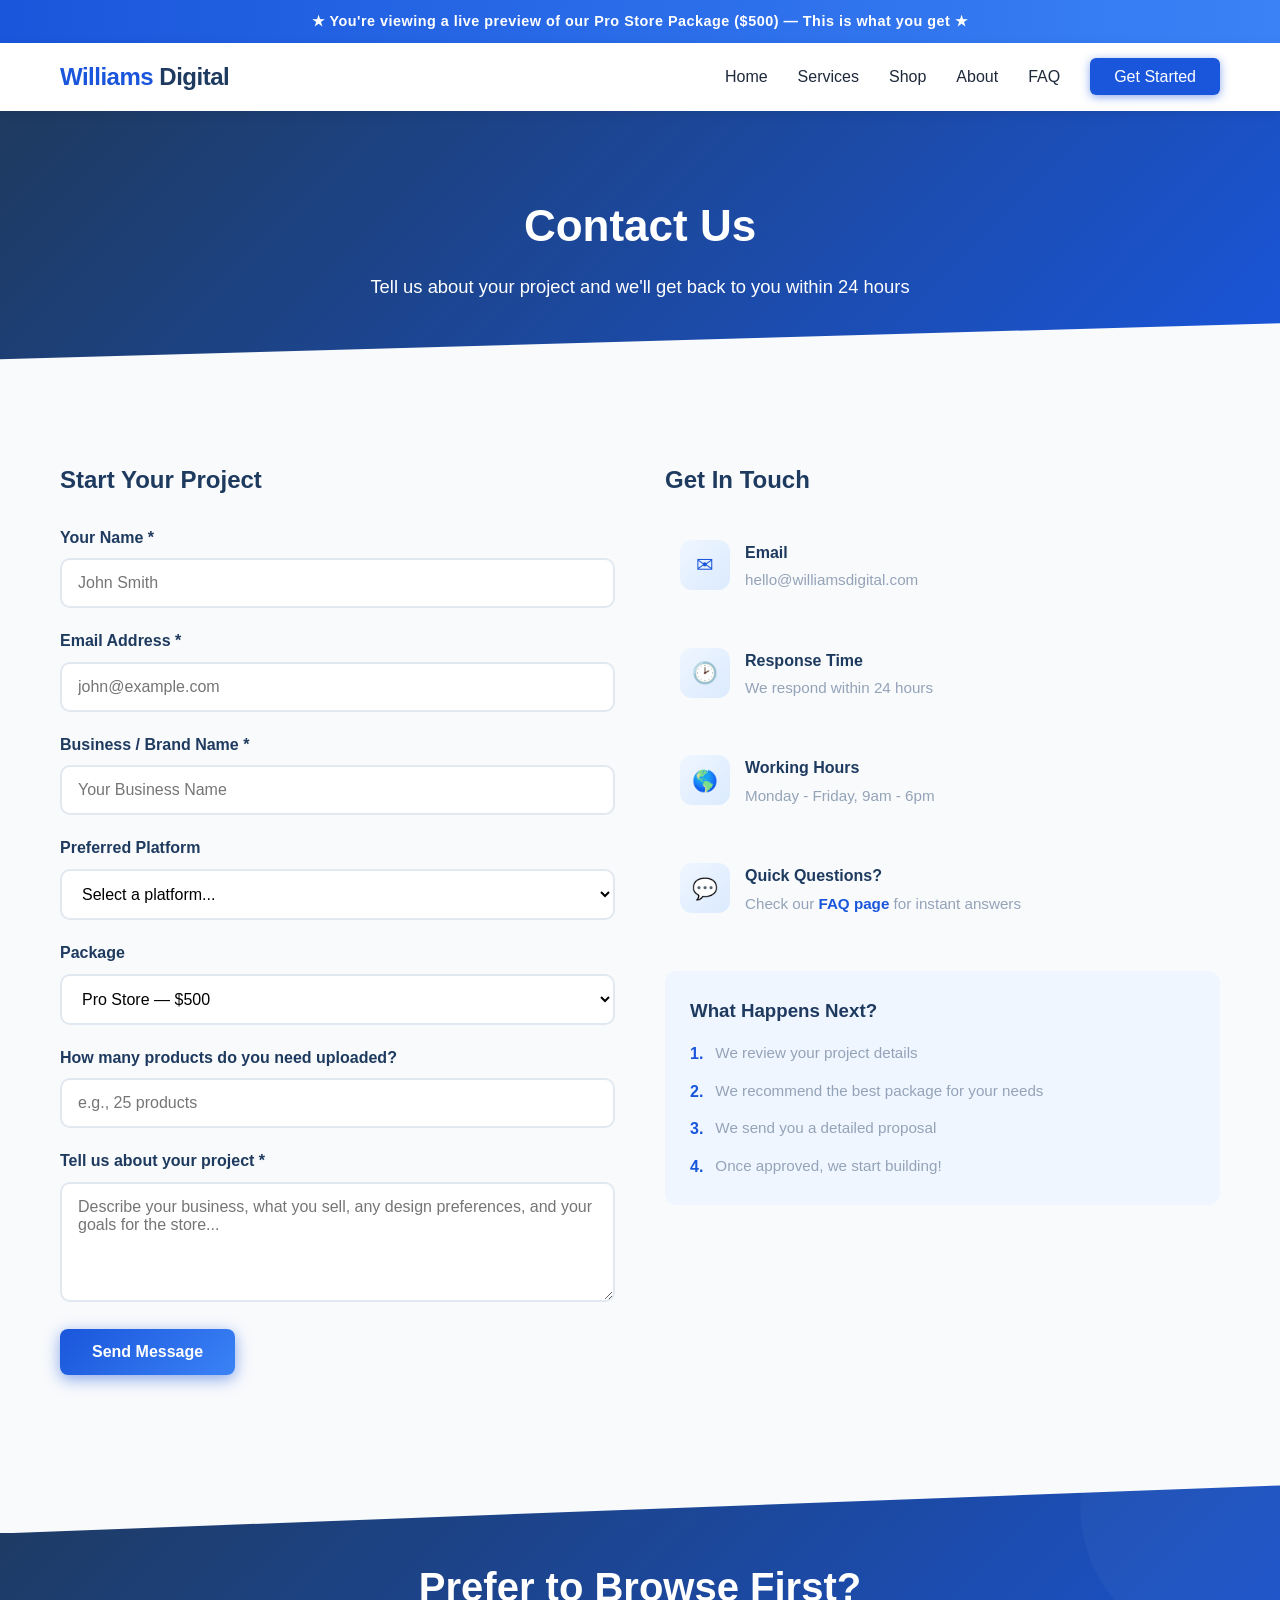
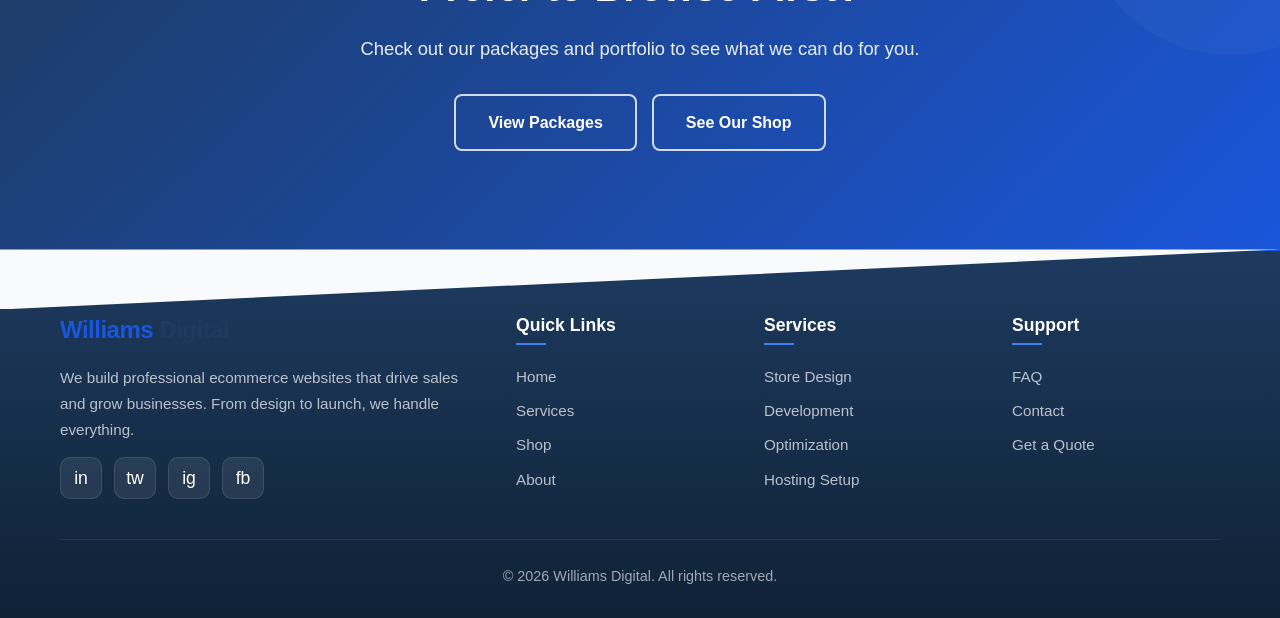
<file: contact.html>
<!DOCTYPE html>
<html lang="en">
<head>
    <meta charset="UTF-8">
    <meta name="viewport" content="width=device-width, initial-scale=1.0">
    <title>Contact Us | Williams Digital</title>
    <meta name="description" content="Get in touch with Williams Digital. Tell us about your ecommerce project and we'll get back to you within 24 hours.">
    <link rel="stylesheet" href="css/styles.css">
</head>
<body>

    <!-- Pro Store Preview Banner -->
    <div style="background: linear-gradient(90deg, var(--primary), var(--accent)); color: white; text-align: center; padding: 10px; font-size: 0.9rem; font-weight: 600; letter-spacing: 0.5px;">
        &#9733; You're viewing a live preview of our <strong>Pro Store Package ($500)</strong> &mdash; This is what you get &#9733;
    </div>

    <!-- Navigation -->
    <nav class="navbar">
        <div class="container">
            <a href="index.html" class="logo">Williams <span>Digital</span></a>
            <ul class="nav-links">
                <li><a href="index.html">Home</a></li>
                <li><a href="services.html">Services</a></li>
                <li><a href="shop.html">Shop</a></li>
                <li><a href="about.html">About</a></li>
                <li><a href="faq.html">FAQ</a></li>
                <li><a href="contact.html" class="nav-cta active">Get Started</a></li>
            </ul>
            <button class="hamburger" aria-label="Toggle menu">
                <span></span>
                <span></span>
                <span></span>
            </button>
        </div>
    </nav>

    <!-- Page Header -->
    <section class="page-header">
        <div class="container">
            <h1>Contact Us</h1>
            <p>Tell us about your project and we'll get back to you within 24 hours</p>
        </div>
    </section>

    <!-- Contact Form -->
    <section class="section">
        <div class="container">
            <div class="contact-grid">
                <div>
                    <h2 style="color: var(--secondary); margin-bottom: 25px;">Start Your Project</h2>
                    <form id="contact-form">
                        <div class="form-group">
                            <label for="name">Your Name *</label>
                            <input type="text" id="name" name="name" required placeholder="John Smith">
                        </div>
                        <div class="form-group">
                            <label for="email">Email Address *</label>
                            <input type="email" id="email" name="email" required placeholder="john@example.com">
                        </div>
                        <div class="form-group">
                            <label for="business">Business / Brand Name *</label>
                            <input type="text" id="business" name="business" required placeholder="Your Business Name">
                        </div>
                        <div class="form-group">
                            <label for="platform">Preferred Platform</label>
                            <select id="platform" name="platform">
                                <option value="">Select a platform...</option>
                                <option value="woocommerce">WooCommerce (WordPress)</option>
                                <option value="shopify">Shopify</option>
                                <option value="no-preference">No preference, recommend one</option>
                            </select>
                        </div>
                        <div class="form-group">
                            <label for="package">Package</label>
                            <select id="package" name="package">
                                <option value="pro" selected>Pro Store — $500</option>
                            </select>
                        </div>
                        <div class="form-group">
                            <label for="products">How many products do you need uploaded?</label>
                            <input type="text" id="products" name="products" placeholder="e.g., 25 products">
                        </div>
                        <div class="form-group">
                            <label for="message">Tell us about your project *</label>
                            <textarea id="message" name="message" required placeholder="Describe your business, what you sell, any design preferences, and your goals for the store..."></textarea>
                        </div>
                        <button type="submit" class="btn btn-primary">Send Message</button>
                    </form>
                </div>
                <div>
                    <h2 style="color: var(--secondary); margin-bottom: 25px;">Get In Touch</h2>

                    <div class="contact-info-item">
                        <div class="contact-icon">&#9993;</div>
                        <div>
                            <h4>Email</h4>
                            <p>hello@williamsdigital.com</p>
                        </div>
                    </div>

                    <div class="contact-info-item">
                        <div class="contact-icon">&#128337;</div>
                        <div>
                            <h4>Response Time</h4>
                            <p>We respond within 24 hours</p>
                        </div>
                    </div>

                    <div class="contact-info-item">
                        <div class="contact-icon">&#127758;</div>
                        <div>
                            <h4>Working Hours</h4>
                            <p>Monday - Friday, 9am - 6pm</p>
                        </div>
                    </div>

                    <div class="contact-info-item">
                        <div class="contact-icon">&#128172;</div>
                        <div>
                            <h4>Quick Questions?</h4>
                            <p>Check our <a href="faq.html" style="color: var(--primary); font-weight: 600;">FAQ page</a> for instant answers</p>
                        </div>
                    </div>

                    <div style="margin-top: 40px; padding: 25px; background: #eff6ff; border-radius: 12px;">
                        <h3 style="color: var(--secondary); margin-bottom: 15px;">What Happens Next?</h3>
                        <div style="display: flex; gap: 12px; margin-bottom: 12px; align-items: flex-start;">
                            <span style="color: var(--primary); font-weight: 700;">1.</span>
                            <p style="color: var(--medium-gray); font-size: 0.95rem;">We review your project details</p>
                        </div>
                        <div style="display: flex; gap: 12px; margin-bottom: 12px; align-items: flex-start;">
                            <span style="color: var(--primary); font-weight: 700;">2.</span>
                            <p style="color: var(--medium-gray); font-size: 0.95rem;">We recommend the best package for your needs</p>
                        </div>
                        <div style="display: flex; gap: 12px; margin-bottom: 12px; align-items: flex-start;">
                            <span style="color: var(--primary); font-weight: 700;">3.</span>
                            <p style="color: var(--medium-gray); font-size: 0.95rem;">We send you a detailed proposal</p>
                        </div>
                        <div style="display: flex; gap: 12px; align-items: flex-start;">
                            <span style="color: var(--primary); font-weight: 700;">4.</span>
                            <p style="color: var(--medium-gray); font-size: 0.95rem;">Once approved, we start building!</p>
                        </div>
                    </div>
                </div>
            </div>
        </div>
    </section>

    <!-- CTA -->
    <section class="cta-section">
        <div class="container">
            <h2>Prefer to Browse First?</h2>
            <p>Check out our packages and portfolio to see what we can do for you.</p>
            <div class="hero-buttons">
                <a href="services.html" class="btn btn-outline">View Packages</a>
                <a href="shop.html" class="btn btn-outline">See Our Shop</a>
            </div>
        </div>
    </section>

    <!-- Footer -->
    <footer class="footer">
        <div class="container">
            <div class="footer-grid">
                <div class="footer-about">
                    <div class="logo">Williams <span>Digital</span></div>
                    <p>We build professional ecommerce websites that drive sales and grow businesses. From design to launch, we handle everything.</p>
                    <div class="social-links">
                        <a href="#" class="social-link">in</a>
                        <a href="#" class="social-link">tw</a>
                        <a href="#" class="social-link">ig</a>
                        <a href="#" class="social-link">fb</a>
                    </div>
                </div>
                <div class="footer-links">
                    <h4>Quick Links</h4>
                    <a href="index.html">Home</a>
                    <a href="services.html">Services</a>
                    <a href="shop.html">Shop</a>
                    <a href="about.html">About</a>
                </div>
                <div class="footer-links">
                    <h4>Services</h4>
                    <a href="services.html">Store Design</a>
                    <a href="services.html">Development</a>
                    <a href="services.html">Optimization</a>
                    <a href="services.html">Hosting Setup</a>
                </div>
                <div class="footer-links">
                    <h4>Support</h4>
                    <a href="faq.html">FAQ</a>
                    <a href="contact.html">Contact</a>
                    <a href="contact.html">Get a Quote</a>
                </div>
            </div>
            <div class="footer-bottom">
                <p>&copy; 2026 Williams Digital. All rights reserved.</p>
            </div>
        </div>
    </footer>

    <script src="js/script.js"></script>
</body>
</html>
</file>
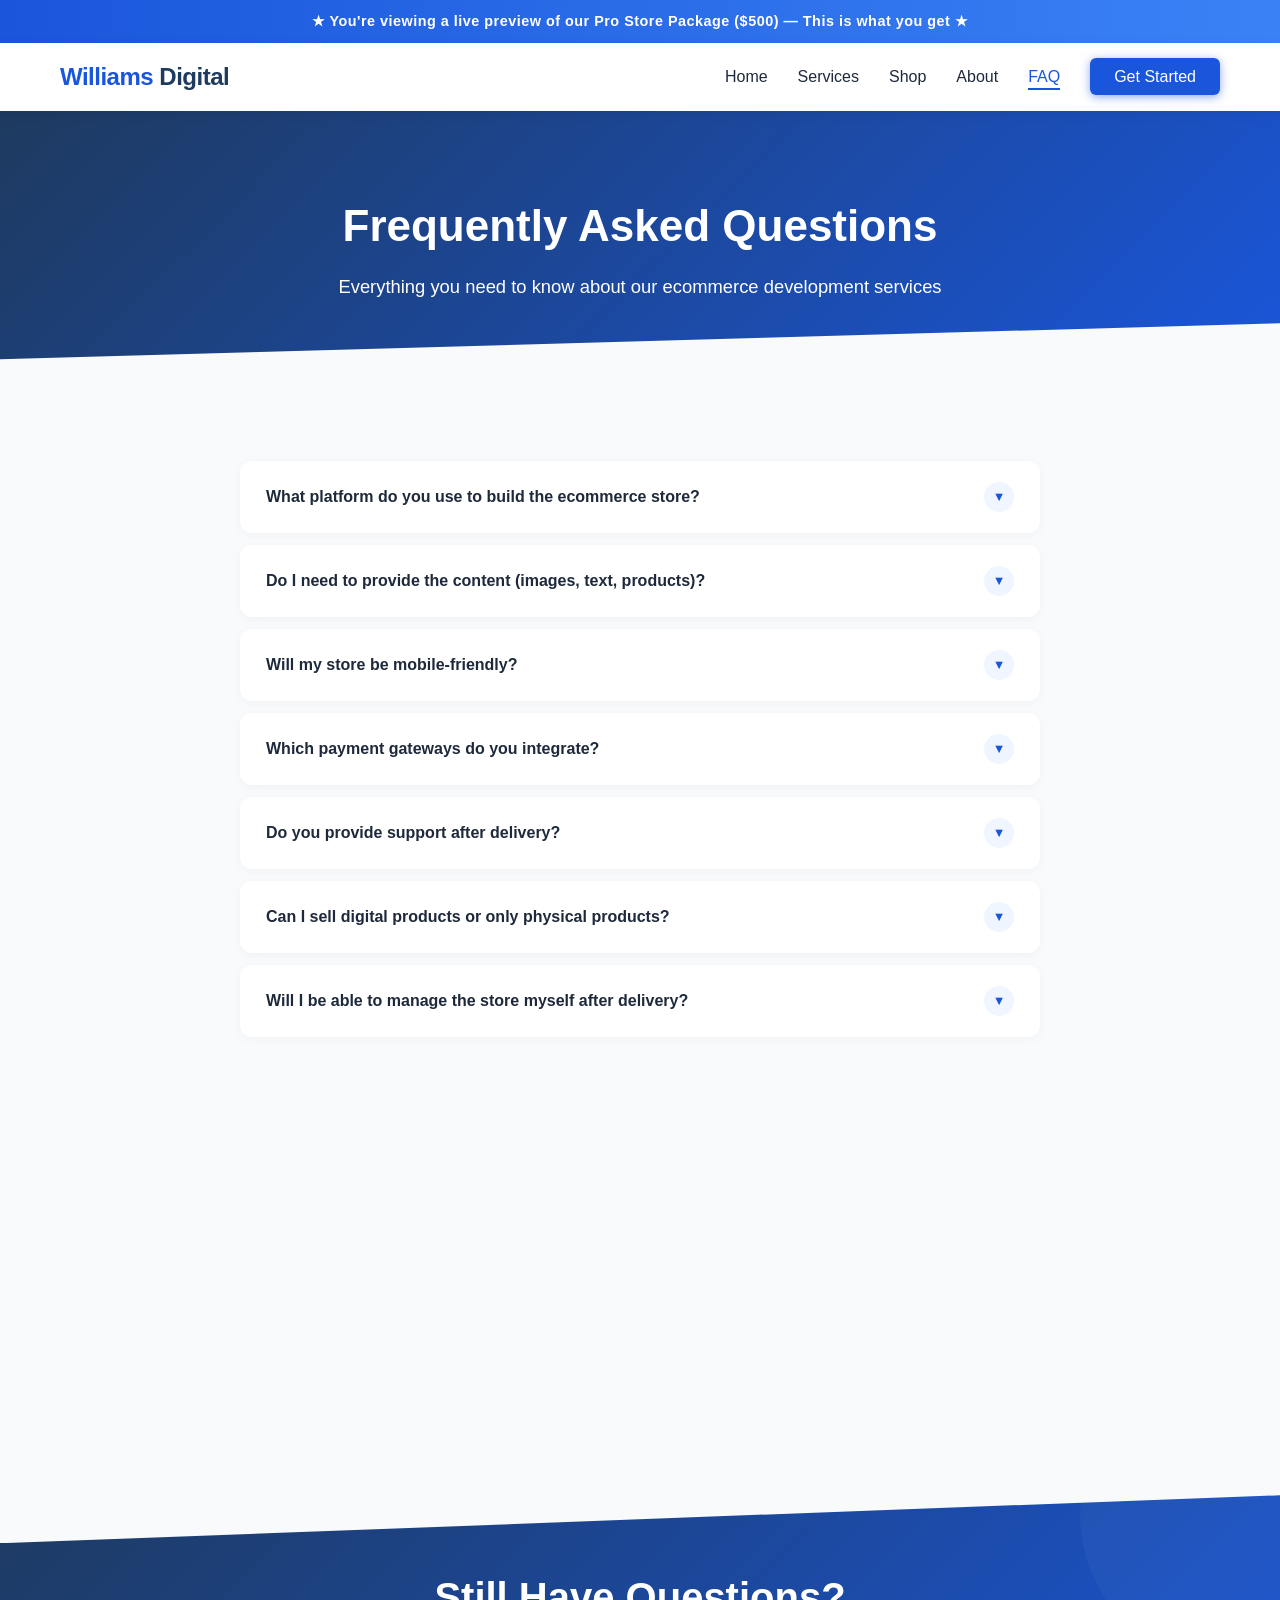
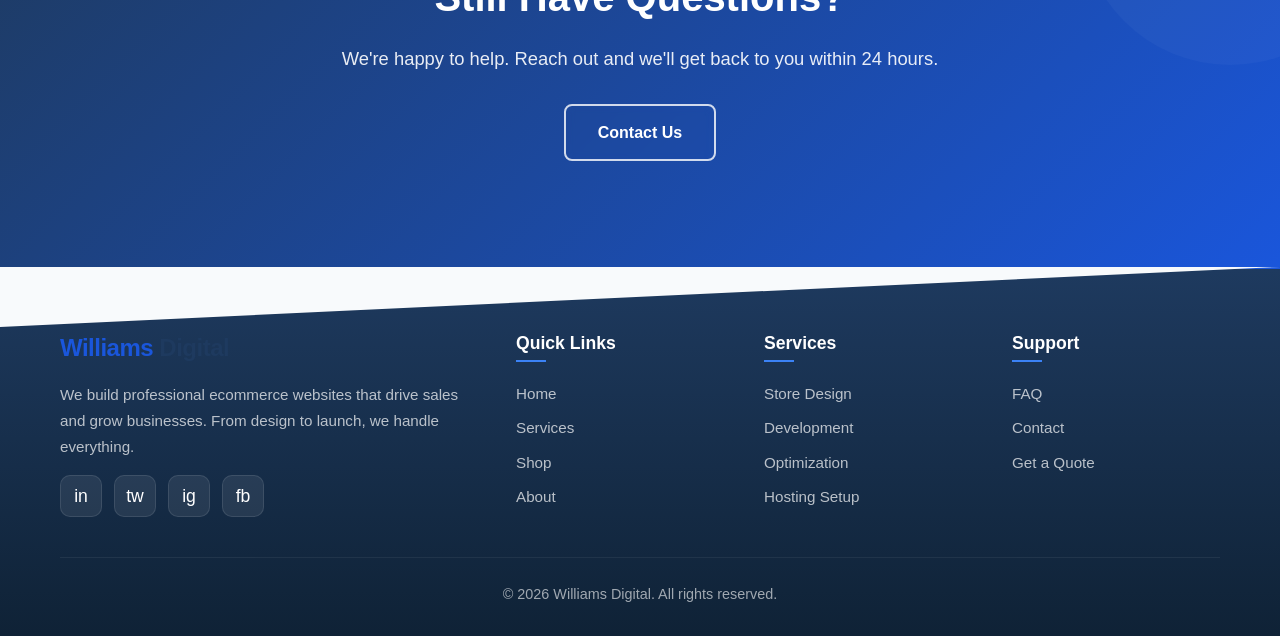
<file: faq.html>
<!DOCTYPE html>
<html lang="en">
<head>
    <meta charset="UTF-8">
    <meta name="viewport" content="width=device-width, initial-scale=1.0">
    <title>FAQ | Williams Digital</title>
    <meta name="description" content="Frequently asked questions about our ecommerce website development services, pricing, platforms, and process.">
    <link rel="stylesheet" href="css/styles.css">
</head>
<body>

    <!-- Pro Store Preview Banner -->
    <div style="background: linear-gradient(90deg, var(--primary), var(--accent)); color: white; text-align: center; padding: 10px; font-size: 0.9rem; font-weight: 600; letter-spacing: 0.5px;">
        &#9733; You're viewing a live preview of our <strong>Pro Store Package ($500)</strong> &mdash; This is what you get &#9733;
    </div>

    <!-- Navigation -->
    <nav class="navbar">
        <div class="container">
            <a href="index.html" class="logo">Williams <span>Digital</span></a>
            <ul class="nav-links">
                <li><a href="index.html">Home</a></li>
                <li><a href="services.html">Services</a></li>
                <li><a href="shop.html">Shop</a></li>
                <li><a href="about.html">About</a></li>
                <li><a href="faq.html" class="active">FAQ</a></li>
                <li><a href="contact.html" class="nav-cta">Get Started</a></li>
            </ul>
            <button class="hamburger" aria-label="Toggle menu">
                <span></span>
                <span></span>
                <span></span>
            </button>
        </div>
    </nav>

    <!-- Page Header -->
    <section class="page-header">
        <div class="container">
            <h1>Frequently Asked Questions</h1>
            <p>Everything you need to know about our ecommerce development services</p>
        </div>
    </section>

    <!-- FAQ Section -->
    <section class="section">
        <div class="container">
            <div class="faq-list">
                <div class="faq-item">
                    <div class="faq-question">
                        <span>What platform do you use to build the ecommerce store?</span>
                        <span class="arrow">&#9660;</span>
                    </div>
                    <div class="faq-answer">
                        <p>We primarily work with WooCommerce (WordPress), Shopify, and custom-built solutions. During our initial consultation, we'll recommend the best platform based on your business needs and budget.</p>
                    </div>
                </div>

                <div class="faq-item">
                    <div class="faq-question">
                        <span>Do I need to provide the content (images, text, products)?</span>
                        <span class="arrow">&#9660;</span>
                    </div>
                    <div class="faq-answer">
                        <p>Yes, please provide your product images, descriptions, and any branding materials. If you need help with content, we offer content upload as an add-on service for $30.</p>
                    </div>
                </div>

                <div class="faq-item">
                    <div class="faq-question">
                        <span>Will my store be mobile-friendly?</span>
                        <span class="arrow">&#9660;</span>
                    </div>
                    <div class="faq-answer">
                        <p>Absolutely. Every store we build is fully responsive and optimized for mobile, tablet, and desktop devices. Mobile commerce accounts for over 50% of online sales, so this is a top priority for every project.</p>
                    </div>
                </div>

                <div class="faq-item">
                    <div class="faq-question">
                        <span>Which payment gateways do you integrate?</span>
                        <span class="arrow">&#9660;</span>
                    </div>
                    <div class="faq-answer">
                        <p>We integrate all major payment gateways including Stripe, PayPal, Square, and Apple Pay. If you need a specific gateway, just let us know and we'll make it happen.</p>
                    </div>
                </div>

                <div class="faq-item">
                    <div class="faq-question">
                        <span>Do you provide support after delivery?</span>
                        <span class="arrow">&#9660;</span>
                    </div>
                    <div class="faq-answer">
                        <p>We provide full support during the revision period included in your package. For ongoing maintenance and support beyond that, contact us about a custom maintenance plan.</p>
                    </div>
                </div>

                <div class="faq-item">
                    <div class="faq-question">
                        <span>Can I sell digital products or only physical products?</span>
                        <span class="arrow">&#9660;</span>
                    </div>
                    <div class="faq-answer">
                        <p>Both! We can set up your store to sell physical products, digital downloads, subscriptions, or a mix of all three. Just let us know your needs during the consultation.</p>
                    </div>
                </div>

                <div class="faq-item">
                    <div class="faq-question">
                        <span>Will I be able to manage the store myself after delivery?</span>
                        <span class="arrow">&#9660;</span>
                    </div>
                    <div class="faq-answer">
                        <p>Yes. We hand over full admin access and provide a brief walkthrough so you can manage products, orders, and settings on your own. No technical skills required.</p>
                    </div>
                </div>

                <div class="faq-item">
                    <div class="faq-question">
                        <span>Do you provide a domain and hosting?</span>
                        <span class="arrow">&#9660;</span>
                    </div>
                    <div class="faq-answer">
                        <p>Domain and hosting are not included by default, but the Pro Store package includes hosting setup. We can guide you on the best options or set it up for an additional $50.</p>
                    </div>
                </div>

                <div class="faq-item">
                    <div class="faq-question">
                        <span>How does the milestone payment system work?</span>
                        <span class="arrow">&#9660;</span>
                    </div>
                    <div class="faq-answer">
                        <p>Instead of paying everything upfront, your project is divided into milestones. You pay for each milestone as it's completed and approved. This gives you visibility into progress and ensures you only pay for work that meets your expectations.</p>
                    </div>
                </div>

                <div class="faq-item">
                    <div class="faq-question">
                        <span>What if I need more products or pages than my package includes?</span>
                        <span class="arrow">&#9660;</span>
                    </div>
                    <div class="faq-answer">
                        <p>No problem! We offer add-on services: additional pages are $20 each, additional products are $5 each, and additional plugins are $10 each. You can also upgrade to a higher package at any time. <a href="services.html" style="color: var(--primary); font-weight: 600;">View all add-ons</a>.</p>
                    </div>
                </div>

                <div class="faq-item">
                    <div class="faq-question">
                        <span>Can I get my store built faster?</span>
                        <span class="arrow">&#9660;</span>
                    </div>
                    <div class="faq-answer">
                        <p>Yes! We offer rush delivery for all packages. Starter Store can be delivered in 2 days (+$50), Growth Store in 4 days (+$100), and Pro Store in 6 days (+$150). <a href="services.html" style="color: var(--primary); font-weight: 600;">View fast delivery options</a>.</p>
                    </div>
                </div>
            </div>
        </div>
    </section>

    <!-- Still Have Questions -->
    <section class="cta-section">
        <div class="container">
            <h2>Still Have Questions?</h2>
            <p>We're happy to help. Reach out and we'll get back to you within 24 hours.</p>
            <a href="contact.html" class="btn btn-outline">Contact Us</a>
        </div>
    </section>

    <!-- Footer -->
    <footer class="footer">
        <div class="container">
            <div class="footer-grid">
                <div class="footer-about">
                    <div class="logo">Williams <span>Digital</span></div>
                    <p>We build professional ecommerce websites that drive sales and grow businesses. From design to launch, we handle everything.</p>
                    <div class="social-links">
                        <a href="#" class="social-link">in</a>
                        <a href="#" class="social-link">tw</a>
                        <a href="#" class="social-link">ig</a>
                        <a href="#" class="social-link">fb</a>
                    </div>
                </div>
                <div class="footer-links">
                    <h4>Quick Links</h4>
                    <a href="index.html">Home</a>
                    <a href="services.html">Services</a>
                    <a href="shop.html">Shop</a>
                    <a href="about.html">About</a>
                </div>
                <div class="footer-links">
                    <h4>Services</h4>
                    <a href="services.html">Store Design</a>
                    <a href="services.html">Development</a>
                    <a href="services.html">Optimization</a>
                    <a href="services.html">Hosting Setup</a>
                </div>
                <div class="footer-links">
                    <h4>Support</h4>
                    <a href="faq.html">FAQ</a>
                    <a href="contact.html">Contact</a>
                    <a href="contact.html">Get a Quote</a>
                </div>
            </div>
            <div class="footer-bottom">
                <p>&copy; 2026 Williams Digital. All rights reserved.</p>
            </div>
        </div>
    </footer>

    <script src="js/script.js"></script>
</body>
</html>
</file>
<file: css/styles.css>
/* ===== RESET & BASE ===== */
*, *::before, *::after {
    margin: 0;
    padding: 0;
    box-sizing: border-box;
}

:root {
    --primary: #1a56db;
    --secondary: #1e3a5f;
    --accent: #3b82f6;
    --bg: #f8fafc;
    --text: #1e293b;
    --white: #ffffff;
    --light-gray: #e2e8f0;
    --medium-gray: #94a3b8;
    --success: #10b981;
    --warning: #f59e0b;
    --glow-primary: rgba(26, 86, 219, 0.5);
    --glow-accent: rgba(59, 130, 246, 0.4);
}

html {
    scroll-behavior: smooth;
}

body {
    font-family: 'Segoe UI', Tahoma, Geneva, Verdana, sans-serif;
    color: var(--text);
    background-color: var(--bg);
    line-height: 1.6;
    overflow-x: hidden;
}

a {
    text-decoration: none;
    color: inherit;
}

ul {
    list-style: none;
}

img {
    max-width: 100%;
    display: block;
}

.container {
    max-width: 1200px;
    margin: 0 auto;
    padding: 0 20px;
}

/* ===== NAVIGATION ===== */
.navbar {
    background: rgba(255, 255, 255, 0.95);
    backdrop-filter: blur(10px);
    -webkit-backdrop-filter: blur(10px);
    box-shadow: 0 2px 10px rgba(0, 0, 0, 0.08);
    position: sticky;
    top: 0;
    z-index: 1000;
    transition: all 0.3s;
}

.navbar .container {
    display: flex;
    justify-content: space-between;
    align-items: center;
    padding: 15px 20px;
}

.logo {
    font-size: 1.5rem;
    font-weight: 700;
    color: var(--primary);
    letter-spacing: -0.5px;
}

.logo span {
    color: var(--secondary);
}

.nav-links {
    display: flex;
    gap: 30px;
    align-items: center;
}

.nav-links a {
    font-weight: 500;
    color: var(--text);
    transition: color 0.3s;
    position: relative;
}

.nav-links a:hover,
.nav-links a.active {
    color: var(--primary);
}

.nav-links a::after {
    content: '';
    position: absolute;
    bottom: -5px;
    left: 0;
    width: 0;
    height: 2px;
    background: var(--primary);
    transition: width 0.3s;
}

.nav-links a:hover::after,
.nav-links a.active::after {
    width: 100%;
}

.nav-cta {
    background: var(--primary);
    color: var(--white) !important;
    padding: 10px 24px;
    border-radius: 6px;
    transition: all 0.3s;
    box-shadow: 0 2px 10px var(--glow-primary);
}

.nav-cta:hover {
    background: var(--secondary);
    transform: translateY(-1px);
    box-shadow: 0 4px 15px var(--glow-primary);
}

.nav-cta::after {
    display: none !important;
}

.hamburger {
    display: none;
    flex-direction: column;
    gap: 5px;
    cursor: pointer;
    background: none;
    border: none;
}

.hamburger span {
    width: 25px;
    height: 3px;
    background: var(--text);
    border-radius: 3px;
    transition: 0.3s;
}

/* ===== HERO SECTION ===== */
.hero {
    background: linear-gradient(135deg, var(--secondary) 0%, var(--primary) 50%, var(--accent) 100%);
    background-size: 200% 200%;
    animation: gradientShift 8s ease infinite;
    color: var(--white);
    padding: 120px 0;
    text-align: center;
    position: relative;
    overflow: hidden;
}

/* Video Hero */
.hero-video {
    background: var(--secondary);
    animation: none;
}

.hero-bg-video {
    position: absolute;
    top: 50%;
    left: 50%;
    min-width: 100%;
    min-height: 100%;
    transform: translate(-50%, -50%);
    object-fit: cover;
    z-index: 0;
}

.hero-overlay {
    position: absolute;
    inset: 0;
    background: rgba(30, 58, 95, 0.75);
    z-index: 1;
}

.hero-video .container {
    position: relative;
    z-index: 2;
}

.hero-video::before {
    z-index: 2;
}

.hero-video::after {
    z-index: 3;
}

.hero::before {
    content: '';
    position: absolute;
    top: -50%;
    left: -50%;
    width: 200%;
    height: 200%;
    background: radial-gradient(circle, rgba(255,255,255,0.05) 1px, transparent 1px);
    background-size: 50px 50px;
    animation: floatDots 20s linear infinite;
}

.hero::after {
    content: '';
    position: absolute;
    bottom: -2px;
    left: 0;
    width: 100%;
    height: 80px;
    background: var(--bg);
    clip-path: polygon(0 60%, 100% 0%, 100% 100%, 0% 100%);
}

@keyframes gradientShift {
    0% { background-position: 0% 50%; }
    50% { background-position: 100% 50%; }
    100% { background-position: 0% 50%; }
}

@keyframes floatDots {
    0% { transform: translate(0, 0); }
    100% { transform: translate(50px, 50px); }
}

.hero h1 {
    font-size: 3.25rem;
    margin-bottom: 20px;
    line-height: 1.2;
    position: relative;
    z-index: 1;
    animation: fadeInUp 0.8s ease;
}

.hero h1 .highlight {
    background: linear-gradient(90deg, #60a5fa, #a78bfa, #60a5fa);
    background-size: 200% auto;
    -webkit-background-clip: text;
    -webkit-text-fill-color: transparent;
    background-clip: text;
    animation: shimmerText 3s linear infinite;
}

@keyframes shimmerText {
    0% { background-position: 0% center; }
    100% { background-position: 200% center; }
}

.hero p {
    font-size: 1.25rem;
    max-width: 600px;
    margin: 0 auto 40px;
    opacity: 0.9;
    position: relative;
    z-index: 1;
    animation: fadeInUp 0.8s ease 0.2s both;
}

.hero-buttons {
    display: flex;
    gap: 15px;
    justify-content: center;
    flex-wrap: wrap;
    position: relative;
    z-index: 1;
    animation: fadeInUp 0.8s ease 0.4s both;
}

@keyframes fadeInUp {
    from {
        opacity: 0;
        transform: translateY(30px);
    }
    to {
        opacity: 1;
        transform: translateY(0);
    }
}

/* ===== BUTTONS ===== */
.btn {
    display: inline-block;
    padding: 14px 32px;
    border-radius: 8px;
    font-weight: 600;
    font-size: 1rem;
    transition: all 0.3s cubic-bezier(0.4, 0, 0.2, 1);
    cursor: pointer;
    border: none;
    position: relative;
    overflow: hidden;
}

.btn::before {
    content: '';
    position: absolute;
    top: 0;
    left: -100%;
    width: 100%;
    height: 100%;
    background: linear-gradient(90deg, transparent, rgba(255,255,255,0.2), transparent);
    transition: left 0.5s;
}

.btn:hover::before {
    left: 100%;
}

.btn-primary {
    background: linear-gradient(135deg, var(--primary), var(--accent));
    color: var(--white);
    box-shadow: 0 4px 15px var(--glow-primary);
}

.btn-primary:hover {
    transform: translateY(-3px);
    box-shadow: 0 8px 25px var(--glow-primary);
}

.btn-outline {
    background: transparent;
    color: var(--white);
    border: 2px solid rgba(255, 255, 255, 0.8);
    backdrop-filter: blur(5px);
}

.btn-outline:hover {
    background: var(--white);
    color: var(--primary);
    transform: translateY(-3px);
    box-shadow: 0 8px 25px rgba(255, 255, 255, 0.3);
    border-color: var(--white);
}

.btn-accent {
    background: linear-gradient(135deg, var(--accent), #818cf8);
    color: var(--white);
    box-shadow: 0 4px 15px var(--glow-accent);
}

.btn-accent:hover {
    transform: translateY(-3px);
    box-shadow: 0 8px 25px var(--glow-accent);
}

/* ===== SECTIONS ===== */
.section {
    padding: 80px 0;
}

.section-light {
    background: var(--white);
}

.section-title {
    text-align: center;
    margin-bottom: 50px;
}

.section-title h2 {
    font-size: 2.25rem;
    color: var(--secondary);
    margin-bottom: 15px;
    position: relative;
    display: inline-block;
}

.section-title h2::after {
    content: '';
    position: absolute;
    bottom: -8px;
    left: 50%;
    transform: translateX(-50%);
    width: 60px;
    height: 4px;
    background: linear-gradient(90deg, var(--primary), var(--accent));
    border-radius: 2px;
}

.section-title p {
    color: var(--medium-gray);
    font-size: 1.1rem;
    max-width: 600px;
    margin: 15px auto 0;
}

/* ===== CARDS ===== */
.cards-grid {
    display: grid;
    grid-template-columns: repeat(3, 1fr);
    gap: 30px;
}

.card {
    background: var(--white);
    border-radius: 16px;
    padding: 40px 30px;
    text-align: center;
    box-shadow: 0 4px 20px rgba(0, 0, 0, 0.06);
    transition: all 0.4s cubic-bezier(0.4, 0, 0.2, 1);
    position: relative;
    overflow: hidden;
    border: 1px solid transparent;
}

.card::before {
    content: '';
    position: absolute;
    top: 0;
    left: 0;
    right: 0;
    height: 4px;
    background: linear-gradient(90deg, var(--primary), var(--accent));
    transform: scaleX(0);
    transition: transform 0.4s;
}

.card:hover {
    transform: translateY(-8px);
    box-shadow: 0 20px 40px rgba(26, 86, 219, 0.15);
    border-color: rgba(59, 130, 246, 0.1);
}

.card:hover::before {
    transform: scaleX(1);
}

.card-icon {
    width: 80px;
    height: 80px;
    background: linear-gradient(135deg, var(--primary), var(--accent));
    border-radius: 20px;
    display: flex;
    align-items: center;
    justify-content: center;
    margin: 0 auto 20px;
    font-size: 2rem;
    box-shadow: 0 8px 20px var(--glow-accent);
    transition: transform 0.4s, box-shadow 0.4s;
}

.card:hover .card-icon {
    transform: scale(1.1) rotate(5deg);
    box-shadow: 0 12px 30px var(--glow-accent);
}

.card h3 {
    font-size: 1.25rem;
    margin-bottom: 12px;
    color: var(--secondary);
}

.card p {
    color: var(--medium-gray);
    font-size: 0.95rem;
}

/* ===== PRICING ===== */
.pricing-grid {
    display: grid;
    grid-template-columns: repeat(3, 1fr);
    gap: 30px;
    align-items: start;
}

.pricing-card {
    background: var(--white);
    border-radius: 16px;
    padding: 40px 30px;
    box-shadow: 0 4px 20px rgba(0, 0, 0, 0.06);
    transition: all 0.4s cubic-bezier(0.4, 0, 0.2, 1);
    position: relative;
    overflow: hidden;
    border: 2px solid transparent;
}

.pricing-card:hover {
    transform: translateY(-8px);
    box-shadow: 0 20px 40px rgba(26, 86, 219, 0.15);
}

.pricing-card.featured {
    border: 2px solid var(--primary);
    background: linear-gradient(180deg, #eff6ff 0%, var(--white) 30%);
    transform: scale(1.03);
}

.pricing-card.featured:hover {
    transform: scale(1.03) translateY(-8px);
    box-shadow: 0 25px 50px rgba(26, 86, 219, 0.2);
}

.pricing-card.featured::before {
    content: 'Most Popular';
    position: absolute;
    top: 20px;
    right: -30px;
    background: linear-gradient(135deg, var(--primary), var(--accent));
    color: var(--white);
    padding: 5px 40px;
    font-size: 0.8rem;
    font-weight: 600;
    transform: rotate(45deg);
    box-shadow: 0 2px 10px var(--glow-primary);
}

.pricing-card h3 {
    font-size: 1.5rem;
    color: var(--secondary);
    margin-bottom: 5px;
}

.pricing-card .subtitle {
    color: var(--medium-gray);
    font-size: 0.9rem;
    margin-bottom: 20px;
}

.pricing-card .price {
    font-size: 3rem;
    font-weight: 700;
    background: linear-gradient(135deg, var(--primary), var(--accent));
    -webkit-background-clip: text;
    -webkit-text-fill-color: transparent;
    background-clip: text;
    margin-bottom: 5px;
}

.pricing-card .price span {
    font-size: 1rem;
    -webkit-text-fill-color: var(--medium-gray);
    font-weight: 400;
}

.pricing-card .delivery {
    color: var(--medium-gray);
    font-size: 0.9rem;
    margin-bottom: 25px;
}

.pricing-card ul {
    margin-bottom: 30px;
}

.pricing-card li {
    padding: 8px 0;
    border-bottom: 1px solid var(--light-gray);
    display: flex;
    align-items: center;
    gap: 10px;
    font-size: 0.95rem;
    transition: padding-left 0.3s;
}

.pricing-card li:hover {
    padding-left: 5px;
}

.pricing-card li:last-child {
    border-bottom: none;
}

.check {
    color: var(--success);
    font-weight: bold;
    font-size: 1.1rem;
}

.cross {
    color: var(--medium-gray);
}

.pricing-card .btn {
    width: 100%;
    text-align: center;
}

/* ===== MILESTONES ===== */
.milestone-section {
    margin-top: 30px;
}

.milestone {
    display: flex;
    gap: 20px;
    margin-bottom: 20px;
    align-items: flex-start;
}

.milestone-number {
    width: 40px;
    height: 40px;
    min-width: 40px;
    background: linear-gradient(135deg, var(--primary), var(--accent));
    color: var(--white);
    border-radius: 50%;
    display: flex;
    align-items: center;
    justify-content: center;
    font-weight: 700;
    box-shadow: 0 4px 12px var(--glow-primary);
}

.milestone-content h4 {
    color: var(--secondary);
    margin-bottom: 5px;
}

.milestone-content p {
    color: var(--medium-gray);
    font-size: 0.9rem;
}

.milestone-meta {
    display: flex;
    gap: 15px;
    margin-top: 5px;
    font-size: 0.85rem;
    color: var(--accent);
    font-weight: 500;
}

/* ===== EXTRAS TABLE ===== */
.extras-table {
    width: 100%;
    border-collapse: collapse;
    background: var(--white);
    border-radius: 16px;
    overflow: hidden;
    box-shadow: 0 4px 20px rgba(0, 0, 0, 0.06);
}

.extras-table th {
    background: linear-gradient(135deg, var(--secondary), var(--primary));
    color: var(--white);
    padding: 18px 20px;
    text-align: left;
    font-weight: 600;
}

.extras-table td {
    padding: 15px 20px;
    border-bottom: 1px solid var(--light-gray);
    transition: all 0.3s;
}

.extras-table tr:last-child td {
    border-bottom: none;
}

.extras-table tr:hover td {
    background: #eff6ff;
    padding-left: 25px;
}

/* ===== PORTFOLIO GRID ===== */
.portfolio-grid {
    display: grid;
    grid-template-columns: repeat(3, 1fr);
    gap: 30px;
}

.portfolio-card {
    background: var(--white);
    border-radius: 16px;
    overflow: hidden;
    box-shadow: 0 4px 20px rgba(0, 0, 0, 0.06);
    transition: all 0.4s cubic-bezier(0.4, 0, 0.2, 1);
}

.portfolio-card:hover {
    transform: translateY(-10px) scale(1.02);
    box-shadow: 0 25px 50px rgba(26, 86, 219, 0.15);
}

.portfolio-image {
    height: 220px;
    background: linear-gradient(135deg, var(--primary), var(--accent));
    display: flex;
    align-items: center;
    justify-content: center;
    color: var(--white);
    font-size: 3rem;
    position: relative;
    overflow: hidden;
}

.portfolio-image::after {
    content: 'View Project';
    position: absolute;
    inset: 0;
    background: rgba(26, 86, 219, 0.85);
    display: flex;
    align-items: center;
    justify-content: center;
    font-size: 1rem;
    font-weight: 600;
    letter-spacing: 1px;
    opacity: 0;
    transition: opacity 0.4s;
}

.portfolio-card:hover .portfolio-image::after {
    opacity: 1;
}

.portfolio-info {
    padding: 25px;
}

.portfolio-info h3 {
    color: var(--secondary);
    margin-bottom: 8px;
}

.portfolio-info p {
    color: var(--medium-gray);
    font-size: 0.9rem;
    margin-bottom: 15px;
}

.portfolio-tags {
    display: flex;
    gap: 8px;
    flex-wrap: wrap;
}

.tag {
    background: #eff6ff;
    color: var(--primary);
    padding: 4px 12px;
    border-radius: 20px;
    font-size: 0.8rem;
    font-weight: 500;
    transition: all 0.3s;
}

.tag:hover {
    background: var(--primary);
    color: var(--white);
    transform: scale(1.05);
}

/* ===== STATS ===== */
.stats {
    display: grid;
    grid-template-columns: repeat(4, 1fr);
    gap: 30px;
    text-align: center;
}

.stat-item {
    padding: 20px;
    position: relative;
}

.stat-item::after {
    content: '';
    position: absolute;
    right: 0;
    top: 20%;
    height: 60%;
    width: 1px;
    background: var(--light-gray);
}

.stat-item:last-child::after {
    display: none;
}

.stat-item h3 {
    font-size: 2.75rem;
    background: linear-gradient(135deg, var(--primary), var(--accent));
    -webkit-background-clip: text;
    -webkit-text-fill-color: transparent;
    background-clip: text;
    margin-bottom: 5px;
}

.stat-item p {
    color: var(--medium-gray);
    font-weight: 500;
    text-transform: uppercase;
    font-size: 0.85rem;
    letter-spacing: 1px;
}

/* ===== TESTIMONIALS ===== */
.testimonials-grid {
    display: grid;
    grid-template-columns: repeat(3, 1fr);
    gap: 30px;
}

.testimonial {
    background: var(--white);
    padding: 35px;
    border-radius: 16px;
    box-shadow: 0 4px 20px rgba(0, 0, 0, 0.06);
    transition: all 0.4s;
    position: relative;
    border: 1px solid transparent;
}

.testimonial::before {
    content: '\201C';
    position: absolute;
    top: 15px;
    right: 25px;
    font-size: 4rem;
    color: rgba(59, 130, 246, 0.1);
    font-family: Georgia, serif;
    line-height: 1;
}

.testimonial:hover {
    transform: translateY(-5px);
    box-shadow: 0 15px 40px rgba(26, 86, 219, 0.12);
    border-color: rgba(59, 130, 246, 0.15);
}

.testimonial .stars {
    color: var(--warning);
    margin-bottom: 15px;
    font-size: 1.1rem;
    letter-spacing: 2px;
}

.testimonial p {
    color: var(--text);
    font-style: italic;
    margin-bottom: 20px;
    line-height: 1.7;
}

.testimonial-author {
    display: flex;
    align-items: center;
    gap: 12px;
}

.testimonial-avatar {
    width: 48px;
    height: 48px;
    background: linear-gradient(135deg, var(--primary), var(--accent));
    border-radius: 50%;
    display: flex;
    align-items: center;
    justify-content: center;
    color: var(--white);
    font-weight: 700;
    box-shadow: 0 4px 12px var(--glow-accent);
}

.testimonial-author h4 {
    font-size: 0.95rem;
    color: var(--secondary);
}

.testimonial-author span {
    font-size: 0.85rem;
    color: var(--medium-gray);
}

/* ===== FAQ ===== */
.faq-list {
    max-width: 800px;
    margin: 0 auto;
}

.faq-item {
    background: var(--white);
    border-radius: 12px;
    margin-bottom: 12px;
    box-shadow: 0 2px 10px rgba(0, 0, 0, 0.04);
    overflow: hidden;
    border: 1px solid transparent;
    transition: all 0.3s;
}

.faq-item:hover {
    border-color: rgba(59, 130, 246, 0.15);
    box-shadow: 0 4px 20px rgba(26, 86, 219, 0.08);
}

.faq-item.open {
    border-color: var(--accent);
    box-shadow: 0 4px 20px rgba(26, 86, 219, 0.12);
}

.faq-question {
    padding: 20px 25px;
    font-weight: 600;
    cursor: pointer;
    display: flex;
    justify-content: space-between;
    align-items: center;
    transition: all 0.3s;
}

.faq-question:hover {
    background: #f1f5f9;
}

.faq-question .arrow {
    transition: transform 0.3s;
    font-size: 0.8rem;
    color: var(--primary);
    width: 30px;
    height: 30px;
    display: flex;
    align-items: center;
    justify-content: center;
    border-radius: 50%;
    background: #eff6ff;
    min-width: 30px;
}

.faq-item.open .faq-question .arrow {
    transform: rotate(180deg);
    background: var(--primary);
    color: var(--white);
}

.faq-answer {
    padding: 0 25px;
    max-height: 0;
    overflow: hidden;
    transition: max-height 0.3s ease, padding 0.3s ease;
    color: var(--medium-gray);
    line-height: 1.7;
}

.faq-item.open .faq-answer {
    padding: 0 25px 20px;
    max-height: 300px;
}

/* ===== CONTACT FORM ===== */
.contact-grid {
    display: grid;
    grid-template-columns: 1fr 1fr;
    gap: 50px;
}

.form-group {
    margin-bottom: 20px;
}

.form-group label {
    display: block;
    font-weight: 600;
    margin-bottom: 8px;
    color: var(--secondary);
}

.form-group input,
.form-group textarea,
.form-group select {
    width: 100%;
    padding: 14px 16px;
    border: 2px solid var(--light-gray);
    border-radius: 10px;
    font-size: 1rem;
    font-family: inherit;
    transition: all 0.3s;
    background: var(--white);
}

.form-group input:focus,
.form-group textarea:focus,
.form-group select:focus {
    outline: none;
    border-color: var(--primary);
    box-shadow: 0 0 0 4px rgba(59, 130, 246, 0.1);
}

.form-group textarea {
    resize: vertical;
    min-height: 120px;
}

.contact-info-item {
    display: flex;
    gap: 15px;
    align-items: flex-start;
    margin-bottom: 25px;
    padding: 15px;
    border-radius: 12px;
    transition: all 0.3s;
}

.contact-info-item:hover {
    background: #f8fafc;
    transform: translateX(5px);
}

.contact-icon {
    width: 50px;
    height: 50px;
    min-width: 50px;
    background: linear-gradient(135deg, #eff6ff, #dbeafe);
    border-radius: 12px;
    display: flex;
    align-items: center;
    justify-content: center;
    color: var(--primary);
    font-size: 1.3rem;
    transition: all 0.3s;
}

.contact-info-item:hover .contact-icon {
    background: linear-gradient(135deg, var(--primary), var(--accent));
    color: var(--white);
    box-shadow: 0 4px 15px var(--glow-accent);
}

.contact-info-item h4 {
    color: var(--secondary);
    margin-bottom: 3px;
}

.contact-info-item p {
    color: var(--medium-gray);
    font-size: 0.95rem;
}

/* ===== ABOUT VALUES ===== */
.values-grid {
    display: grid;
    grid-template-columns: repeat(3, 1fr);
    gap: 30px;
}

.value-card {
    text-align: center;
    padding: 35px;
    border-radius: 16px;
    transition: all 0.4s;
    background: var(--white);
    border: 1px solid transparent;
}

.value-card:hover {
    transform: translateY(-5px);
    box-shadow: 0 15px 40px rgba(26, 86, 219, 0.1);
    border-color: rgba(59, 130, 246, 0.1);
}

.value-icon {
    font-size: 2.5rem;
    margin-bottom: 15px;
    display: inline-block;
    transition: transform 0.4s;
}

.value-card:hover .value-icon {
    transform: scale(1.2) rotate(10deg);
}

.value-card h3 {
    color: var(--secondary);
    margin-bottom: 10px;
}

.value-card p {
    color: var(--medium-gray);
    font-size: 0.95rem;
}

/* ===== ABOUT CONTENT ===== */
.about-content {
    display: grid;
    grid-template-columns: 1fr 1fr;
    gap: 60px;
    align-items: center;
}

.about-text h2 {
    font-size: 2rem;
    color: var(--secondary);
    margin-bottom: 20px;
}

.about-text p {
    color: var(--medium-gray);
    margin-bottom: 15px;
    line-height: 1.7;
}

.about-image {
    background: linear-gradient(135deg, var(--primary), var(--accent));
    border-radius: 20px;
    height: 400px;
    display: flex;
    align-items: center;
    justify-content: center;
    color: var(--white);
    font-size: 4rem;
    font-weight: 700;
    box-shadow: 0 20px 50px var(--glow-primary);
    position: relative;
    overflow: hidden;
}

.about-image::before {
    content: '';
    position: absolute;
    inset: 0;
    background: radial-gradient(circle at 30% 70%, rgba(255,255,255,0.15) 0%, transparent 60%);
}

/* ===== CTA SECTION ===== */
.cta-section {
    background: linear-gradient(135deg, var(--secondary), var(--primary), var(--accent));
    background-size: 200% 200%;
    animation: gradientShift 8s ease infinite;
    color: var(--white);
    text-align: center;
    padding: 100px 0;
    position: relative;
    overflow: hidden;
}

.cta-section::before {
    content: '';
    position: absolute;
    top: -2px;
    left: 0;
    width: 100%;
    height: 80px;
    background: var(--bg);
    clip-path: polygon(0 0, 100% 0, 100% 40%, 0 100%);
}

.cta-section h2 {
    font-size: 2.5rem;
    margin-bottom: 15px;
    position: relative;
    z-index: 1;
}

.cta-section p {
    opacity: 0.9;
    margin-bottom: 30px;
    font-size: 1.15rem;
    position: relative;
    z-index: 1;
}

.cta-section .btn {
    position: relative;
    z-index: 1;
}

/* ===== FLOATING SHAPES (decorative) ===== */
.cta-section::after {
    content: '';
    position: absolute;
    width: 300px;
    height: 300px;
    border-radius: 50%;
    background: rgba(255, 255, 255, 0.03);
    top: -100px;
    right: -100px;
    pointer-events: none;
}

/* ===== TECH BADGES ===== */
.tech-badges {
    display: flex;
    gap: 12px;
    flex-wrap: wrap;
    justify-content: center;
    margin-top: 30px;
}

.tech-badge {
    background: #eff6ff;
    color: var(--primary);
    padding: 10px 22px;
    border-radius: 25px;
    font-weight: 500;
    font-size: 0.9rem;
    transition: all 0.3s;
    border: 1px solid transparent;
    cursor: default;
}

.tech-badge:hover {
    background: var(--primary);
    color: var(--white);
    transform: translateY(-3px);
    box-shadow: 0 6px 15px var(--glow-primary);
}

/* ===== FOOTER ===== */
.footer {
    background: linear-gradient(180deg, var(--secondary), #0f2236);
    color: var(--white);
    padding: 60px 0 30px;
    position: relative;
}

.footer::before {
    content: '';
    position: absolute;
    top: -2px;
    left: 0;
    width: 100%;
    height: 60px;
    background: var(--bg);
    clip-path: polygon(0 0, 100% 0, 100% 0%, 0 100%);
}

.footer-grid {
    display: grid;
    grid-template-columns: 2fr 1fr 1fr 1fr;
    gap: 40px;
    margin-bottom: 40px;
}

.footer-about p {
    opacity: 0.7;
    font-size: 0.95rem;
    line-height: 1.7;
    margin-top: 15px;
}

.footer h4 {
    margin-bottom: 20px;
    font-size: 1.1rem;
    position: relative;
    display: inline-block;
}

.footer h4::after {
    content: '';
    position: absolute;
    bottom: -5px;
    left: 0;
    width: 30px;
    height: 2px;
    background: var(--accent);
}

.footer-links a {
    display: block;
    padding: 5px 0;
    opacity: 0.7;
    transition: all 0.3s;
    font-size: 0.95rem;
}

.footer-links a:hover {
    opacity: 1;
    transform: translateX(5px);
    color: var(--accent);
}

.social-links {
    display: flex;
    gap: 12px;
    margin-top: 15px;
}

.social-link {
    width: 42px;
    height: 42px;
    background: rgba(255, 255, 255, 0.08);
    border-radius: 10px;
    display: flex;
    align-items: center;
    justify-content: center;
    transition: all 0.3s;
    font-size: 1.1rem;
    border: 1px solid rgba(255, 255, 255, 0.1);
}

.social-link:hover {
    background: var(--primary);
    transform: translateY(-3px);
    box-shadow: 0 4px 15px var(--glow-primary);
    border-color: var(--primary);
}

.footer-bottom {
    border-top: 1px solid rgba(255, 255, 255, 0.1);
    padding-top: 25px;
    text-align: center;
    opacity: 0.6;
    font-size: 0.9rem;
}

/* ===== PAGE HEADER ===== */
.page-header {
    background: linear-gradient(135deg, var(--secondary), var(--primary), var(--accent));
    background-size: 200% 200%;
    animation: gradientShift 8s ease infinite;
    color: var(--white);
    padding: 80px 0;
    text-align: center;
    position: relative;
    overflow: hidden;
}

.page-header::after {
    content: '';
    position: absolute;
    bottom: -2px;
    left: 0;
    width: 100%;
    height: 60px;
    background: var(--bg);
    clip-path: polygon(0 60%, 100% 0%, 100% 100%, 0% 100%);
}

.page-header h1 {
    font-size: 2.75rem;
    margin-bottom: 10px;
    animation: fadeInUp 0.6s ease;
}

.page-header p {
    opacity: 0.85;
    font-size: 1.15rem;
    animation: fadeInUp 0.6s ease 0.2s both;
}

/* ===== SCROLL REVEAL ANIMATION ===== */
.reveal {
    opacity: 0;
    transform: translateY(30px);
    transition: opacity 0.6s ease, transform 0.6s ease;
}

.reveal.visible {
    opacity: 1;
    transform: translateY(0);
}

.reveal-delay-1 { transition-delay: 0.1s; }
.reveal-delay-2 { transition-delay: 0.2s; }
.reveal-delay-3 { transition-delay: 0.3s; }

/* ===== PULSE ANIMATION ===== */
@keyframes pulse {
    0%, 100% { transform: scale(1); }
    50% { transform: scale(1.05); }
}

.pricing-card.featured .btn {
    animation: pulse 2s ease infinite;
}

/* ===== BASEBALL CARD SHOP ===== */
.shop-grid {
    display: grid;
    grid-template-columns: repeat(4, 1fr);
    gap: 30px;
}

.baseball-card {
    background: var(--white);
    border-radius: 16px;
    overflow: hidden;
    border: 3px solid var(--light-gray);
    transition: all 0.4s cubic-bezier(0.4, 0, 0.2, 1);
    position: relative;
    cursor: pointer;
    perspective: 1000px;
}

.baseball-card:hover {
    transform: translateY(-10px) rotateY(3deg) rotateX(2deg);
    box-shadow:
        0 25px 50px rgba(26, 86, 219, 0.2),
        0 0 0 2px var(--accent),
        inset 0 0 30px rgba(59, 130, 246, 0.03);
    border-color: var(--accent);
}

.baseball-card::before {
    content: '';
    position: absolute;
    top: 0;
    left: -100%;
    width: 50%;
    height: 100%;
    background: linear-gradient(90deg, transparent, rgba(255,255,255,0.3), transparent);
    z-index: 10;
    transition: left 0.6s;
    pointer-events: none;
}

.baseball-card:hover::before {
    left: 150%;
}

.card-frame {
    padding: 10px 10px 0;
    background: linear-gradient(180deg, #f0f4ff, var(--white));
}

.card-image {
    width: 100%;
    height: 240px;
    object-fit: cover;
    border-radius: 10px;
    border: 2px solid var(--light-gray);
}

.card-header {
    background: linear-gradient(135deg, var(--secondary), var(--primary));
    color: var(--white);
    padding: 12px 15px;
    margin: 10px 10px 0;
    border-radius: 8px 8px 0 0;
    display: flex;
    justify-content: space-between;
    align-items: center;
}

.card-header h3 {
    font-size: 1rem;
    font-weight: 700;
    letter-spacing: 0.5px;
}

.card-header .card-price {
    font-size: 1.1rem;
    font-weight: 700;
    background: rgba(255, 255, 255, 0.2);
    padding: 3px 12px;
    border-radius: 20px;
}

.card-stats {
    margin: 0 10px;
    padding: 0;
    background: #f8fafc;
    border-left: 2px solid var(--light-gray);
    border-right: 2px solid var(--light-gray);
}

.card-stats table {
    width: 100%;
    border-collapse: collapse;
}

.card-stats td {
    padding: 7px 12px;
    font-size: 0.8rem;
    border-bottom: 1px solid var(--light-gray);
}

.card-stats td:first-child {
    font-weight: 600;
    color: var(--secondary);
    text-transform: uppercase;
    letter-spacing: 0.5px;
    font-size: 0.7rem;
    width: 40%;
    background: rgba(59, 130, 246, 0.04);
}

.card-stats td:last-child {
    color: var(--text);
    font-weight: 500;
}

.card-stats tr:last-child td {
    border-bottom: none;
}

.card-footer {
    margin: 0 10px 10px;
    padding: 12px;
    background: linear-gradient(180deg, #f0f4ff, var(--white));
    border-radius: 0 0 8px 8px;
    border: 2px solid var(--light-gray);
    border-top: none;
    display: flex;
    justify-content: space-between;
    align-items: center;
}

.card-rating {
    color: var(--warning);
    font-size: 0.85rem;
    letter-spacing: 1px;
}

.card-badge {
    font-size: 0.7rem;
    font-weight: 700;
    text-transform: uppercase;
    letter-spacing: 1px;
    padding: 4px 10px;
    border-radius: 4px;
    background: linear-gradient(135deg, var(--primary), var(--accent));
    color: var(--white);
}

.card-badge.sale {
    background: linear-gradient(135deg, #ef4444, #f97316);
}

.card-badge.new {
    background: linear-gradient(135deg, var(--success), #059669);
}

.card-badge.hot {
    background: linear-gradient(135deg, #f59e0b, #ef4444);
}

.card-add-btn {
    display: block;
    width: calc(100% - 20px);
    margin: 0 10px 10px;
    padding: 10px;
    background: linear-gradient(135deg, var(--primary), var(--accent));
    color: var(--white);
    border: none;
    border-radius: 8px;
    font-weight: 600;
    font-size: 0.9rem;
    cursor: pointer;
    transition: all 0.3s;
    text-align: center;
    box-shadow: 0 4px 12px var(--glow-primary);
}

.card-add-btn:hover {
    box-shadow: 0 6px 20px var(--glow-primary);
    transform: translateY(-1px);
}

.shop-category-bar {
    display: flex;
    gap: 10px;
    justify-content: center;
    flex-wrap: wrap;
    margin-bottom: 40px;
}

.shop-category-btn {
    padding: 8px 20px;
    border-radius: 25px;
    border: 2px solid var(--light-gray);
    background: var(--white);
    color: var(--text);
    font-weight: 500;
    font-size: 0.9rem;
    cursor: pointer;
    transition: all 0.3s;
}

.shop-category-btn:hover,
.shop-category-btn.active {
    background: var(--primary);
    color: var(--white);
    border-color: var(--primary);
    box-shadow: 0 4px 12px var(--glow-primary);
}

@media (max-width: 992px) {
    .shop-grid {
        grid-template-columns: repeat(2, 1fr);
    }
}

@media (max-width: 576px) {
    .shop-grid {
        grid-template-columns: 1fr;
        max-width: 350px;
        margin: 0 auto;
    }
}

/* ===== RESPONSIVE ===== */
@media (max-width: 992px) {
    .cards-grid,
    .pricing-grid,
    .portfolio-grid,
    .testimonials-grid,
    .values-grid {
        grid-template-columns: repeat(2, 1fr);
    }

    .footer-grid {
        grid-template-columns: repeat(2, 1fr);
    }

    .stats {
        grid-template-columns: repeat(2, 1fr);
    }

    .stat-item::after {
        display: none;
    }

    .about-content {
        grid-template-columns: 1fr;
    }

    .hero h1 {
        font-size: 2.5rem;
    }

    .pricing-card.featured {
        transform: scale(1);
    }

    .pricing-card.featured:hover {
        transform: translateY(-8px);
    }
}

@media (max-width: 768px) {
    .nav-links {
        display: none;
        position: absolute;
        top: 100%;
        left: 0;
        right: 0;
        background: rgba(255, 255, 255, 0.98);
        backdrop-filter: blur(10px);
        flex-direction: column;
        padding: 20px;
        gap: 15px;
        box-shadow: 0 4px 20px rgba(0, 0, 0, 0.1);
    }

    .nav-links.active {
        display: flex;
    }

    .hamburger {
        display: flex;
    }

    .cards-grid,
    .pricing-grid,
    .portfolio-grid,
    .testimonials-grid,
    .values-grid {
        grid-template-columns: 1fr;
    }

    .stats {
        grid-template-columns: repeat(2, 1fr);
        gap: 20px;
    }

    .contact-grid {
        grid-template-columns: 1fr;
    }

    .footer-grid {
        grid-template-columns: 1fr;
    }

    .hero {
        padding: 80px 0;
    }

    .hero h1 {
        font-size: 2rem;
    }

    .section {
        padding: 50px 0;
    }

    .section-title h2 {
        font-size: 1.75rem;
    }

    .cta-section {
        padding: 60px 0;
    }

    .cta-section h2 {
        font-size: 1.75rem;
    }
}
</file>
